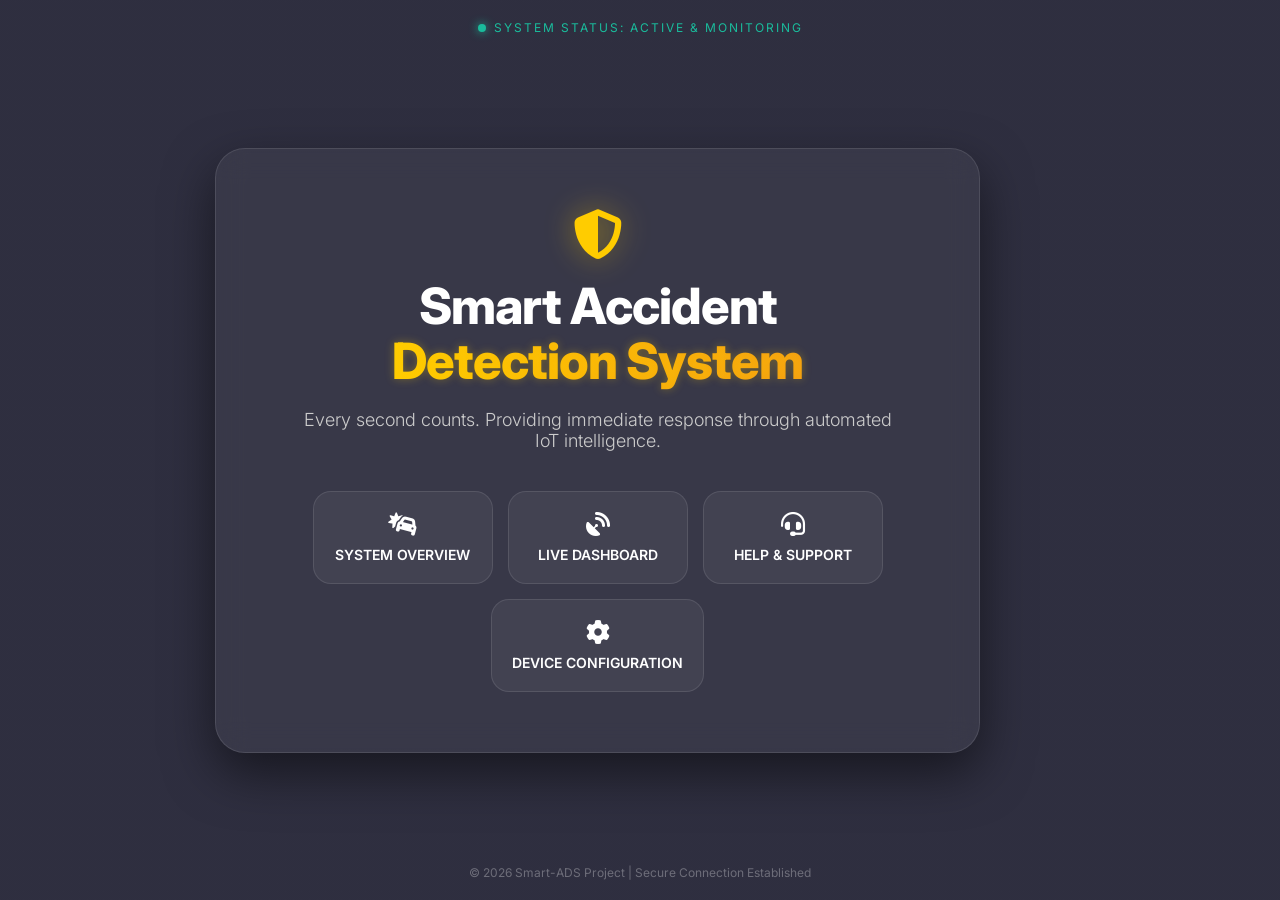
<file: index.html>
<!DOCTYPE html>
<html lang="en">
<head>
  <meta charset="UTF-8">
  <meta name="viewport" content="width=device-width, initial-scale=1.0">
  <title>Smart Accident Detection System</title>
  <link rel="stylesheet" href="https://cdnjs.cloudflare.com/ajax/libs/font-awesome/6.5.0/css/all.min.css">
  <link href="https://fonts.googleapis.com/css2?family=Inter:wght@300;400;600;700&display=swap" rel="stylesheet">
  <link rel="stylesheet" href="style.css">
</head>
<body class="home-body">

  <div class="system-status">
    <span class="pulse-icon"></span> System Status: Active & Monitoring
  </div>

  <main class="home-wrapper">
    <div class="overlay glass-card">
      <div class="icon-header">
        <i class="fas fa-shield-alt main-shield"></i>
      </div>
      
      <h1>Smart Accident <br><span class="highlight">Detection System</span></h1>
      <p class="tagline">Every second counts. Providing immediate response through automated IoT intelligence.</p>
      
      <nav class="buttons">
        <a href="overview.html" class="btn btn-primary">
          <i class="fas fa-car-crash"></i> 
          <span>System Overview</span>
        </a>
        <a href="dashboard.html" class="btn btn-secondary">
          <i class="fas fa-satellite-dish"></i> 
          <span>Live Dashboard</span>
        </a>
        <a href="support.html" class="btn btn-tertiary">
          <i class="fas fa-headset"></i> 
          <span>Help & Support</span>
        </a>
        <a href="settings.html" class="btn btn-quaternary">
          <i class="fas fa-cog"></i> 
          <span>Device Configuration</span>
        </a>
      </nav>
    </div>
  </main>

  <footer class="home-footer">
    <p>&copy; 2026 Smart-ADS Project | Secure Connection Established</p>
  </footer>

</body>
</html>
</file>
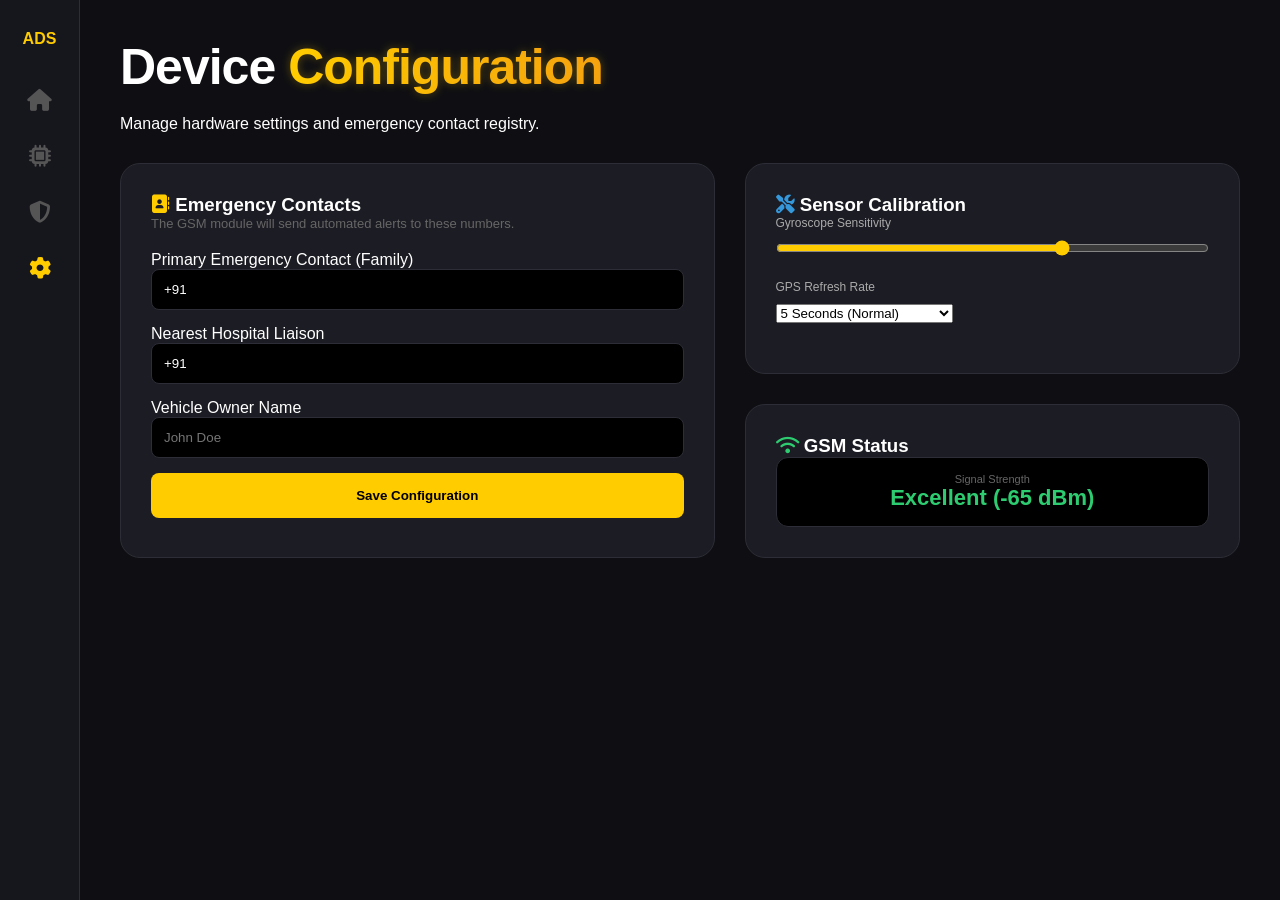
<file: settings.html>
<!DOCTYPE html>
<html lang="en">
<head>
  <meta charset="UTF-8">
  <meta name="viewport" content="width=device-width, initial-scale=1.0">
  <title>Device Configuration | ADS</title>
  <link rel="stylesheet" href="https://cdnjs.cloudflare.com/ajax/libs/font-awesome/6.5.0/css/all.min.css">
  <link rel="stylesheet" href="style.css">
</head>
<body class="dashboard-body">

  <nav class="side-nav">
    <div class="logo">ADS</div>
    <a href="index.html" class="nav-item"><i class="fas fa-home"></i></a>
    <a href="dashboard.html" class="nav-item"><i class="fas fa-microchip"></i></a>
    <a href="support.html" class="nav-item"><i class="fas fa-shield-alt"></i></a>
    <a href="settings.html" class="nav-item active"><i class="fas fa-cog"></i></a>
  </nav>

  <main class="dashboard-content">
    <div class="support-header">
      <h1>Device <span class="highlight">Configuration</span></h1>
      <p>Manage hardware settings and emergency contact registry.</p>
    </div>

    <div class="support-grid">
      
      <section class="glass-panel">
        <h3><i class="fas fa-address-book" style="color: #ffcc00;"></i> Emergency Contacts</h3>
        <p style="font-size: 13px; color: #666; margin-bottom: 20px;">The GSM module will send automated alerts to these numbers.</p>
        
        <form class="clean-form">
          <div class="input-group">
            <label>Primary Emergency Contact (Family)</label>
            <input type="tel" placeholder="+91 XXXXX XXXXX" value="+91 ">
          </div>
          <div class="input-group">
            <label>Nearest Hospital Liaison</label>
            <input type="tel" placeholder="+91 XXXXX XXXXX" value="+91 ">
          </div>
          <div class="input-group">
            <label>Vehicle Owner Name</label>
            <input type="text" placeholder="John Doe">
          </div>
          <button type="button" class="sub-btn" onclick="saveSettings()">Save Configuration</button>
        </form>
      </section>

      <div class="right-col">
        <section class="glass-panel">
          <h3><i class="fas fa-tools" style="color: #3498db;"></i> Sensor Calibration</h3>
          <div class="health-item">
            <label>Gyroscope Sensitivity</label>
            <input type="range" min="1" max="10" value="7">
          </div>
          <div class="health-item">
            <label>GPS Refresh Rate</label>
            <select>
              <option>1 Second (High Power)</option>
              <option selected>5 Seconds (Normal)</option>
              <option>10 Seconds (Power Save)</option>
            </select>
          </div>
        </section>

        <section class="glass-panel">
          <h3><i class="fas fa-wifi" style="color: #2ecc71;"></i> GSM Status</h3>
          <div class="c-card">
            <span>Signal Strength</span>
            <strong style="color: #2ecc71;">Excellent (-65 dBm)</strong>
          </div>
        </section>
      </div>
    </div>
  </main>

  <script>
    function saveSettings() {
      alert("Settings Synced with ESP32 via Cloud!");
    }
  </script>
</body>
</html>
</file>
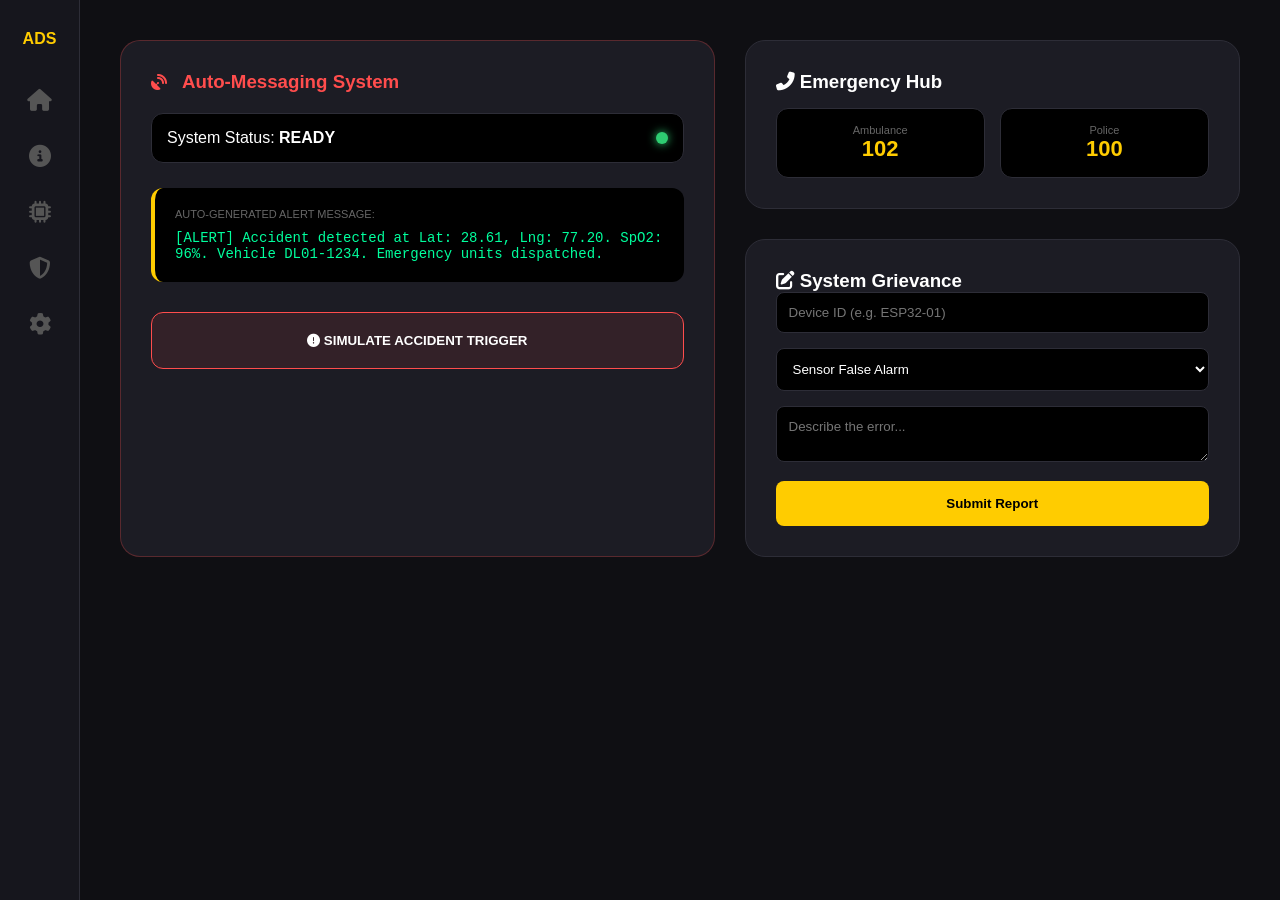
<file: support.html>
<!DOCTYPE html>
<html lang="en">
<head>
  <meta charset="UTF-8">
  <meta name="viewport" content="width=device-width, initial-scale=1.0">
  <title>Emergency Control | ADS</title>
  <link rel="stylesheet" href="https://cdnjs.cloudflare.com/ajax/libs/font-awesome/6.5.0/css/all.min.css">
  <link rel="stylesheet" href="style.css">
</head>
<body class="dashboard-body">

  <nav class="side-nav">
  <div class="logo">ADS</div>
  <a href="index.html" class="nav-item"><i class="fas fa-home"></i></a>
  <a href="overview.html" class="nav-item"><i class="fas fa-info-circle"></i></a>
  <a href="dashboard.html" class="nav-item"><i class="fas fa-microchip"></i></a>
  <a href="support.html" class="nav-item"><i class="fas fa-shield-alt"></i></a>
  <a href="settings.html" class="nav-item"><i class="fas fa-cog"></i></a>
</nav>

  <main class="dashboard-content">
    <div class="support-grid">
      
      <section class="glass-panel alert-zone">
        <div class="alert-header">
          <i class="fas fa-satellite-dish"></i>
          <h3>Auto-Messaging System</h3>
        </div>
        <div class="status-box active">
          <p>System Status: <strong>READY</strong></p>
          <span class="pulse-red"></span>
        </div>
        
        <div class="sms-preview">
          <label>Auto-Generated Alert Message:</label>
          <div id="smsContent" class="code-font">
            [ALERT] Accident detected at Lat: 28.61, Lng: 77.20. SpO2: 96%. Vehicle DL01-1234. Emergency units dispatched.
          </div>
        </div>

        <button onclick="simulateAccident()" class="trigger-btn">
          <i class="fas fa-exclamation-circle"></i> SIMULATE ACCIDENT TRIGGER
        </button>
      </section>

      <div class="right-col">
        <section class="glass-panel contacts">
          <h3><i class="fas fa-phone-alt"></i> Emergency Hub</h3>
          <div class="contact-row">
            <div class="c-card"><span>Ambulance</span><strong>102</strong></div>
            <div class="c-card"><span>Police</span><strong>100</strong></div>
          </div>
        </section>

        <section class="glass-panel">
          <h3><i class="fas fa-edit"></i> System Grievance</h3>
          <form class="clean-form">
            <input type="text" placeholder="Device ID (e.g. ESP32-01)">
            <select>
              <option>Sensor False Alarm</option>
              <option>GSM Delay</option>
            </select>
            <textarea placeholder="Describe the error..."></textarea>
            <button type="submit" class="sub-btn">Submit Report</button>
          </form>
        </section>
      </div>
    </div>
  </main>

  <script>
    function simulateAccident() {
      const btn = document.querySelector('.trigger-btn');
      btn.innerHTML = "SENDING ALERT...";
      btn.style.background = "#ff4d4d";
      
      setTimeout(() => {
        alert("AUTOMATED MESSAGE SENT: Message generated to Family and Hospital contacts.");
        btn.innerHTML = "SIMULATE ACCIDENT TRIGGER";
        btn.style.background = "rgba(255,255,255,0.1)";
      }, 2000);
    }
  </script>
</body>
</html>
</file>
<file: style.css>
/* Core Styling */
* {
  margin: 0;
  padding: 0;
  box-sizing: border-box;
}

body.home-body {
  font-family: 'Inter', sans-serif;
  height: 100vh;
  display: flex;
  flex-direction: column;
  justify-content: center;
  align-items: center;
  /* Dark Tech Background */
  background: linear-gradient(rgba(10, 10, 30, 0.85), rgba(10, 10, 30, 0.85)),
              url('https://images.pexels.com/photos/30582953/pexels-photo-30582953.jpeg') no-repeat center center fixed;
  background-size: cover;
  color: white;
  overflow: hidden;
}

/* Status Bar */
.system-status {
  position: absolute;
  top: 20px;
  font-size: 12px;
  letter-spacing: 2px;
  text-transform: uppercase;
  color: #1abc9c;
  display: flex;
  align-items: center;
  gap: 8px;
}

.pulse-icon {
  width: 8px;
  height: 8px;
  background: #1abc9c;
  border-radius: 50%;
  box-shadow: 0 0 10px #1abc9c;
  animation: pulse 1.5s infinite;
}

/* Main Card */
.glass-card {
  background: rgba(255, 255, 255, 0.05);
  backdrop-filter: blur(15px);
  padding: 60px 40px;
  border-radius: 30px;
  text-align: center;
  box-shadow: 0 20px 50px rgba(0,0,0,0.5);
  width: 90%;
  max-width: 850px;
  border: 1px solid rgba(255, 255, 255, 0.1);
  animation: float 6s ease-in-out infinite;
}

.main-shield {
  font-size: 50px;
  color: #ffcc00;
  margin-bottom: 20px;
  filter: drop-shadow(0 0 15px rgba(255, 204, 0, 0.4));
}

h1 {
  font-size: clamp(32px, 5vw, 50px);
  font-weight: 800;
  margin-bottom: 20px;
  line-height: 1.1;
  letter-spacing: -1px;
}

.highlight {
  background: linear-gradient(90deg, #ffcc00, #f39c12);
  -webkit-background-clip: text;
  -webkit-text-fill-color: transparent;
}

.tagline {
  font-size: 18px;
  max-width: 600px;
  margin: 0 auto 40px;
  color: #ccc;
  font-weight: 300;
}
/* Settings Specific */
.health-item {
  margin-bottom: 20px;
}

.health-item label {
  display: block;
  font-size: 12px;
  color: #aaa;
  margin-bottom: 10px;
}

/* Range input styling */
input[type=range] {
  width: 100%;
  accent-color: #ffcc00;
}

.highlight {
  color: #ffcc00;
  text-shadow: 0 0 10px rgba(255, 204, 0, 0.3);
}

/* Ensure consistent spacing */
.support-header {
  margin-bottom: 30px;
}

/* Modern Buttons */
.buttons {
  display: flex;
  justify-content: center;
  gap: 15px;
  flex-wrap: wrap;
}

.btn {
  display: flex;
  flex-direction: column;
  align-items: center;
  justify-content: center;
  min-width: 180px;
  padding: 20px;
  text-decoration: none;
  color: white;
  border-radius: 18px;
  background: rgba(255, 255, 255, 0.05);
  border: 1px solid rgba(255, 255, 255, 0.1);
  transition: all 0.3s cubic-bezier(0.4, 0, 0.2, 1);
}

.btn i {
  font-size: 24px;
  margin-bottom: 10px;
}

.btn span {
  font-size: 14px;
  font-weight: 600;
  text-transform: uppercase;
}
* { margin: 0; padding: 0; box-sizing: border-box; font-family: 'Inter', sans-serif; }

body.dashboard-body {
  background: #0f0f13;
  color: white;
  display: flex;
  height: 100vh;
}

/* Side Nav Fix */
.side-nav {
  width: 80px;
  background: #16161d;
  border-right: 1px solid #2d2d37;
  display: flex;
  flex-direction: column;
  align-items: center;
  padding: 30px 0;
}

.logo { color: #ffcc00; font-weight: 800; margin-bottom: 40px; }
.nav-item { color: #555; margin-bottom: 30px; font-size: 22px; transition: 0.3s; }
.nav-item.active { color: #ffcc00; }

/* Content Layout */
.dashboard-content { flex: 1; padding: 40px; overflow-y: auto; }

.support-grid {
  display: grid;
  grid-template-columns: 1.2fr 1fr;
  gap: 30px;
}

.glass-panel {
  background: #1c1c24;
  padding: 30px;
  border-radius: 20px;
  border: 1px solid #2d2d37;
}

/* Alert Simulation Zone */
.alert-zone { border-color: #ff4d4d44; }
.alert-header { display: flex; align-items: center; gap: 15px; margin-bottom: 20px; color: #ff4d4d; }
.status-box { background: #000; padding: 15px; border-radius: 12px; display: flex; justify-content: space-between; align-items: center; margin-bottom: 25px; border: 1px solid #2d2d37; }

.pulse-red {
  width: 12px; height: 12px; background: #2ecc71; border-radius: 50%;
  box-shadow: 0 0 10px #2ecc71;
}

.sms-preview {
  background: #000;
  padding: 20px;
  border-radius: 12px;
  border-left: 4px solid #ffcc00;
  margin-bottom: 30px;
}
.sms-preview label { font-size: 11px; color: #666; text-transform: uppercase; margin-bottom: 10px; display: block; }
.code-font { font-family: 'Courier New', monospace; font-size: 14px; color: #00ff9d; }

.trigger-btn {
  width: 100%; padding: 20px; border-radius: 12px; border: 1px solid #ff4d4d;
  background: rgba(255, 77, 77, 0.1); color: white; font-weight: 700; cursor: pointer; transition: 0.3s;
}
.trigger-btn:hover { background: #ff4d4d; }

/* Forms & Contacts */
.contact-row { display: grid; grid-template-columns: 1fr 1fr; gap: 15px; margin-top: 15px; }
.c-card { background: #000; padding: 15px; border-radius: 12px; border: 1px solid #2d2d37; text-align: center; }
.c-card span { display: block; font-size: 11px; color: #666; }
.c-card strong { font-size: 22px; color: #ffcc00; }

.clean-form input, .clean-form select, .clean-form textarea {
  width: 100%; background: #000; border: 1px solid #2d2d37; padding: 12px;
  margin-bottom: 15px; border-radius: 8px; color: white; outline: none;
}
.sub-btn { width: 100%; background: #ffcc00; border: none; padding: 15px; border-radius: 8px; font-weight: 700; cursor: pointer; }

.right-col { display: flex; flex-direction: column; gap: 30px; }
/* Button Individual Colors on Hover */
.btn-primary:hover { background: #1abc9c; box-shadow: 0 10px 20px rgba(26, 188, 156, 0.3); transform: translateY(-5px); }
.btn-secondary:hover { background: #3498db; box-shadow: 0 10px 20px rgba(52, 152, 219, 0.3); transform: translateY(-5px); }
.btn-tertiary:hover { background: #e74c3c; box-shadow: 0 10px 20px rgba(231, 76, 60, 0.3); transform: translateY(-5px); }

/* Animations */
@keyframes float {
  0%, 100% { transform: translateY(0); }
  50% { transform: translateY(-15px); }
}

@keyframes pulse {
  0% { opacity: 1; transform: scale(1); }
  50% { opacity: 0.4; transform: scale(1.2); }
  100% { opacity: 1; transform: scale(1); }
}

.home-footer {
  position: absolute;
  bottom: 20px;
  color: rgba(255,255,255,0.3);
  font-size: 12px;
}

/* Mobile Responsive */
@media (max-width: 768px) {
  .glass-card { padding: 40px 20px; }
  .btn { width: 100%; }
}
</file>
